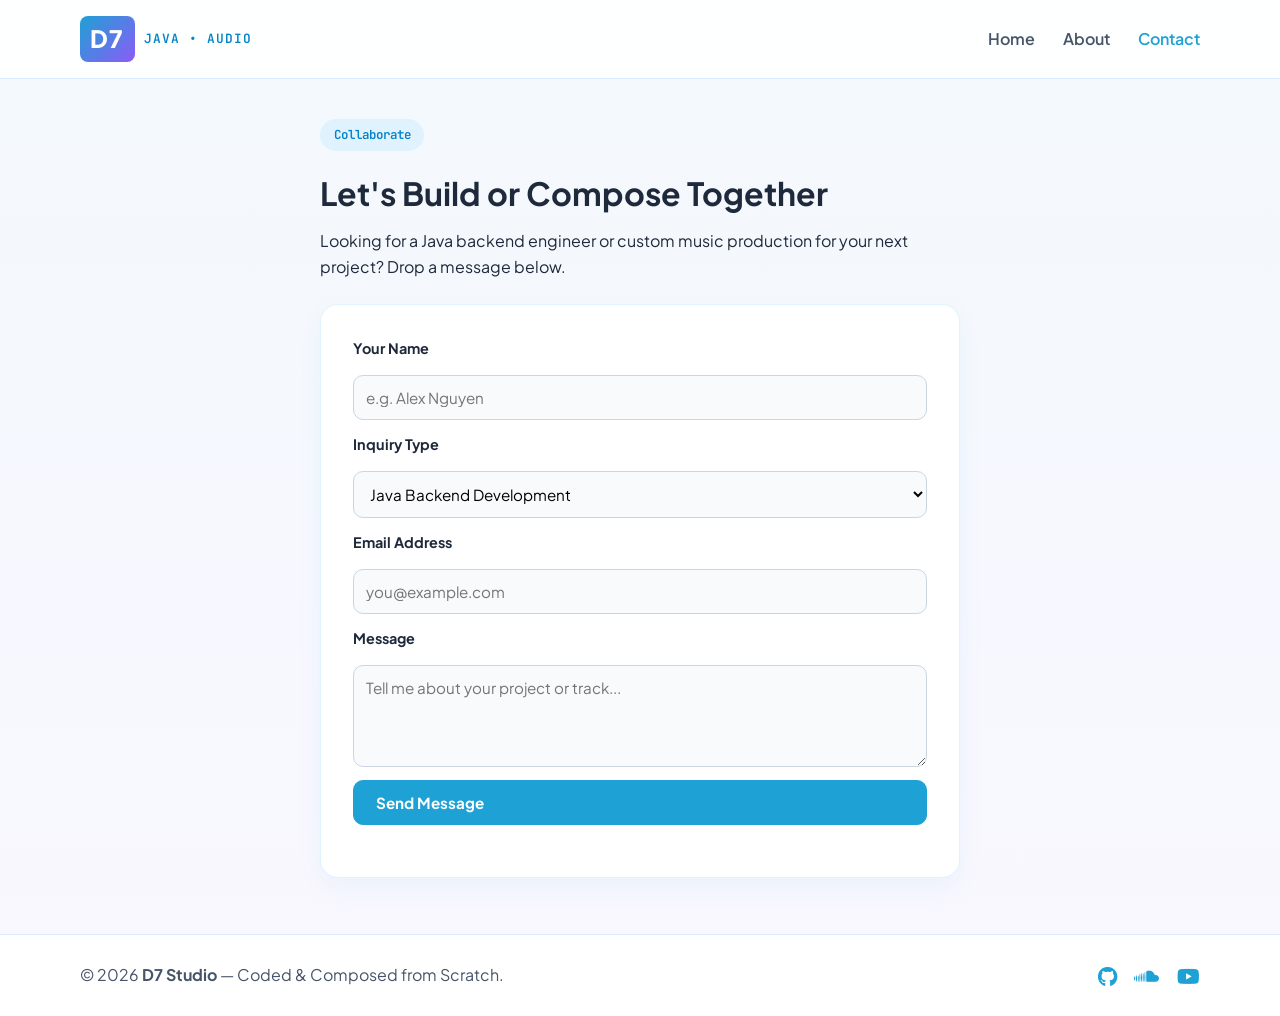
<file: contact.html>
<!DOCTYPE html>
<html lang="en">
<head>
  <meta charset="UTF-8">
  <meta name="viewport" content="width=device-width, initial-scale=1.0">
  <title>D7 | Contact</title>
  <link href="https://fonts.googleapis.com/css2?family=JetBrains+Mono:wght@400;600&family=Plus+Jakarta+Sans:wght@400;600;700;800&display=swap" rel="stylesheet">
  <link rel="stylesheet" href="https://cdnjs.cloudflare.com/ajax/libs/font-awesome/6.5.1/css/all.min.css">
  <link rel="stylesheet" href="style.css">
</head>
<body>
  <header>
    <div class="container nav-container">
      <a href="index.html" class="logo">
        <span class="logo-mark">D7</span>
        <span class="logo-tag">JAVA &bull; AUDIO</span>
      </a>
      <button class="menu-toggle" id="menu-toggle" aria-label="Toggle navigation">
        <i class="fas fa-bars"></i>
      </button>
      <nav id="nav-menu">
        <ul>
          <li><a href="index.html">Home</a></li>
          <li><a href="about.html">About</a></li>
          <li><a href="contact.html" class="active">Contact</a></li>
        </ul>
      </nav>
    </div>
  </header>

  <main class="container">
    <section class="contact-wrapper">
      <div class="contact-info">
        <span class="pill-tag">Collaborate</span>
        <h1>Let's Build or Compose Together</h1>
        <p>Looking for a Java backend engineer or custom music production for your next project? Drop a message below.</p>
      </div>

      <form id="contact-form" class="contact-form">
        <label for="name">Your Name</label>
        <input type="text" id="name" name="name" placeholder="e.g. Alex Nguyen" required>

        <label for="topic">Inquiry Type</label>
        <select id="topic" name="topic">
          <option value="Java Development">Java Backend Development</option>
          <option value="Music Composition">Music Composition / Sound Design</option>
          <option value="Both">Both / General Inquiry</option>
        </select>

        <label for="email">Email Address</label>
        <input type="email" id="email" name="email" placeholder="you@example.com" required>

        <label for="message">Message</label>
        <textarea id="message" name="message" rows="4" placeholder="Tell me about your project or track..." required></textarea>

        <button type="submit" class="btn btn-primary">Send Message</button>
        <p id="form-status" class="status-msg"></p>
      </form>
    </section>
  </main>

  <footer>
    <div class="container footer-content">
      <p>&copy; 2026 <strong>D7 Studio</strong> &mdash; Coded &amp; Composed from Scratch.</p>
      <div class="social-links">
        <a href="#" aria-label="GitHub"><i class="fab fa-github"></i></a>
        <a href="#" aria-label="SoundCloud"><i class="fab fa-soundcloud"></i></a>
        <a href="#" aria-label="YouTube"><i class="fab fa-youtube"></i></a>
      </div>
    </div>
  </footer>

  <script src="script.js"></script>
</body>
</html>
</file>
<file: style.css>
* {
  box-sizing: border-box;
  margin: 0;
  padding: 0;
}

body {
  font-family: 'Plus Jakarta Sans', sans-serif;
  line-height: 1.65;
  color: #1e293b;
  background: linear-gradient(180deg, #f3f9fd 0%, #f9f7ff 100%);
  display: flex;
  flex-direction: column;
  min-height: 100vh;
}

.container {
  width: 90%;
  max-width: 1120px;
  margin: 0 auto;
}

header {
  background-color: rgba(255, 255, 255, 0.9);
  backdrop-filter: blur(10px);
  border-bottom: 1px solid #dbeafe;
  padding: 1rem 0;
  position: sticky;
  top: 0;
  z-index: 100;
}

.nav-container {
  display: flex;
  justify-content: space-between;
  align-items: center;
  flex-wrap: wrap;
}

.logo {
  display: flex;
  align-items: center;
  gap: 0.6rem;
  text-decoration: none;
}

.logo-mark {
  font-size: 1.5rem;
  font-weight: 800;
  color: #ffffff;
  background: linear-gradient(135deg, #1ea1d4 0%, #8b5cf6 100%);
  padding: 0.2rem 0.65rem;
  border-radius: 8px;
  letter-spacing: 1px;
}

.logo-tag {
  font-family: 'JetBrains Mono', monospace;
  font-size: 0.8rem;
  font-weight: 600;
  color: #0284c7;
  letter-spacing: 1px;
}

nav ul {
  list-style: none;
  display: flex;
  gap: 1.75rem;
}

nav a {
  text-decoration: none;
  color: #475569;
  font-weight: 600;
  transition: color 0.25s ease;
}

nav a:hover,
nav a.active {
  color: #1ea1d4;
}

.menu-toggle {
  display: none;
  background: none;
  border: none;
  font-size: 1.5rem;
  color: #1ea1d4;
  cursor: pointer;
}

/* Main Layout */
main {
  flex: 1;
  padding: 2.5rem 0 3.5rem;
}

.hero {
  display: flex;
  align-items: center;
  gap: 2.5rem;
  background: #ffffff;
  padding: 2.75rem;
  border-radius: 20px;
  border: 1px solid #e0f2fe;
  box-shadow: 0 12px 32px rgba(30, 161, 212, 0.08);
  margin-bottom: 3rem;
}

.hero-text {
  flex: 1;
}

.pill-tag {
  display: inline-block;
  font-family: 'JetBrains Mono', monospace;
  font-size: 0.78rem;
  font-weight: 600;
  color: #0284c7;
  background-color: #e0f2fe;
  padding: 0.35rem 0.85rem;
  border-radius: 999px;
  margin-bottom: 1rem;
}

.hero-text h1 {
  font-size: 2.3rem;
  line-height: 1.2;
  font-weight: 800;
  margin-bottom: 1rem;
  color: #0f172a;
}

.accent-blue {
  color: #1ea1d4;
}

.accent-lavender {
  color: #8b5cf6;
}

.hero-text p {
  margin-bottom: 1.5rem;
  color: #475569;
}

.hero-actions {
  display: flex;
  flex-wrap: wrap;
  gap: 0.9rem;
}

.hero-image {
  flex: 1;
}

.hero-image img {
  width: 100%;
  height: auto;
  border-radius: 14px;
  display: block;
  border: 1px solid #e2e8f0;
}

.btn {
  display: inline-flex;
  align-items: center;
  gap: 0.5rem;
  padding: 0.75rem 1.4rem;
  border-radius: 10px;
  font-family: inherit;
  font-size: 0.95rem;
  font-weight: 700;
  text-decoration: none;
  cursor: pointer;
  transition: all 0.25s ease;
}

.btn-primary {
  background-color: #1ea1d4;
  color: #ffffff;
  border: 1px solid #1ea1d4;
}

.btn-primary:hover {
  background-color: #0284c7;
  transform: translateY(-2px);
  box-shadow: 0 6px 16px rgba(30, 161, 212, 0.3);
}

.btn-secondary {
  background-color: #f3e8ff;
  color: #6d28d9;
  border: 1px solid #ddd6fe;
}

.btn-secondary:hover {
  background-color: #e9d5ff;
  transform: translateY(-2px);
}

/* Projects Grid & Filter */
.section-header {
  display: flex;
  justify-content: space-between;
  align-items: center;
  flex-wrap: wrap;
  gap: 1rem;
  margin-bottom: 1.5rem;
}

.section-header h2 {
  font-size: 1.65rem;
  font-weight: 800;
  color: #0f172a;
}

.filter-group {
  display: flex;
  gap: 0.5rem;
}

.filter-btn {
  background: #ffffff;
  border: 1px solid #cbd5e1;
  color: #475569;
  padding: 0.4rem 1rem;
  border-radius: 999px;
  font-family: inherit;
  font-size: 0.85rem;
  font-weight: 600;
  cursor: pointer;
  transition: all 0.2s ease;
}

.filter-btn.active,
.filter-btn:hover {
  background: #1ea1d4;
  color: #ffffff;
  border-color: #1ea1d4;
}

.grid-3 {
  display: grid;
  grid-template-columns: repeat(3, 1fr);
  gap: 1.5rem;
}

.card {
  background: #ffffff;
  border: 1px solid #e0f2fe;
  border-radius: 16px;
  padding: 1.35rem;
  transition: transform 0.3s ease, box-shadow 0.3s ease;
}

.card:hover {
  transform: translateY(-5px);
  box-shadow: 0 14px 28px rgba(30, 161, 212, 0.12);
}

.card.hidden {
  display: none;
}

.card img {
  width: 100%;
  height: 175px;
  object-fit: cover;
  border-radius: 10px;
  margin-bottom: 1rem;
}

.card-tag {
  display: inline-block;
  font-family: 'JetBrains Mono', monospace;
  font-size: 0.72rem;
  font-weight: 600;
  padding: 0.25rem 0.65rem;
  border-radius: 6px;
  margin-bottom: 0.6rem;
}

.tag-java {
  background-color: #e0f2fe;
  color: #0369a1;
}

.tag-music {
  background-color: #f3e8ff;
  color: #6d28d9;
}

.card h3 {
  font-size: 1.15rem;
  margin-bottom: 0.45rem;
  color: #0f172a;
}

.card p {
  color: #475569;
  font-size: 0.92rem;
}


.contact-wrapper {
  max-width: 640px;
  margin: 0 auto;
}

.contact-info {
  margin-bottom: 1.5rem;
}

.contact-info h1 {
  font-size: 2rem;
  margin-bottom: 0.5rem;
}

.contact-form {
  background: #ffffff;
  padding: 2rem;
  border-radius: 18px;
  border: 1px solid #e0f2fe;
  box-shadow: 0 10px 25px rgba(30, 161, 212, 0.06);
  display: flex;
  flex-direction: column;
  gap: 0.85rem;
}

.contact-form label {
  font-weight: 700;
  font-size: 0.9rem;
}

.contact-form input,
.contact-form select,
.contact-form textarea {
  padding: 0.75rem;
  border: 1px solid #cbd5e1;
  border-radius: 10px;
  font-family: inherit;
  font-size: 0.95rem;
  background-color: #f8fafc;
}

.contact-form input:focus,
.contact-form select:focus,
.contact-form textarea:focus {
  outline: none;
  border-color: #1ea1d4;
  background-color: #ffffff;
}

.status-msg {
  color: #0284c7;
  font-weight: 700;
  margin-top: 0.4rem;
}

footer {
  background-color: #ffffff;
  border-top: 1px solid #dbeafe;
  color: #475569;
  padding: 1.5rem 0;
  margin-top: auto;
}

.footer-content {
  display: flex;
  justify-content: space-between;
  align-items: center;
}

.social-links {
  display: flex;
  gap: 1.1rem;
}

.social-links a {
  color: #1ea1d4;
  font-size: 1.25rem;
  transition: color 0.25s ease, transform 0.25s ease;
}

.social-links a:hover {
  color: #8b5cf6;
  transform: translateY(-2px);
}

@media (max-width: 768px) {
  .menu-toggle {
    display: block;
  }

  nav {
    display: none;
    width: 100%;
    margin-top: 1rem;
  }

  nav.show {
    display: block;
  }

  nav ul {
    flex-direction: column;
    gap: 0.75rem;
    padding-top: 0.75rem;
    border-top: 1px solid #e0f2fe;
  }

  .hero {
    flex-direction: column-reverse;
    padding: 1.5rem;
  }

  .hero-text h1 {
    font-size: 1.75rem;
  }

  .grid-3 {
    grid-template-columns: 1fr;
  }

  .footer-content {
    flex-direction: column;
    gap: 0.9rem;
    text-align: center;
  }
}
</file>
